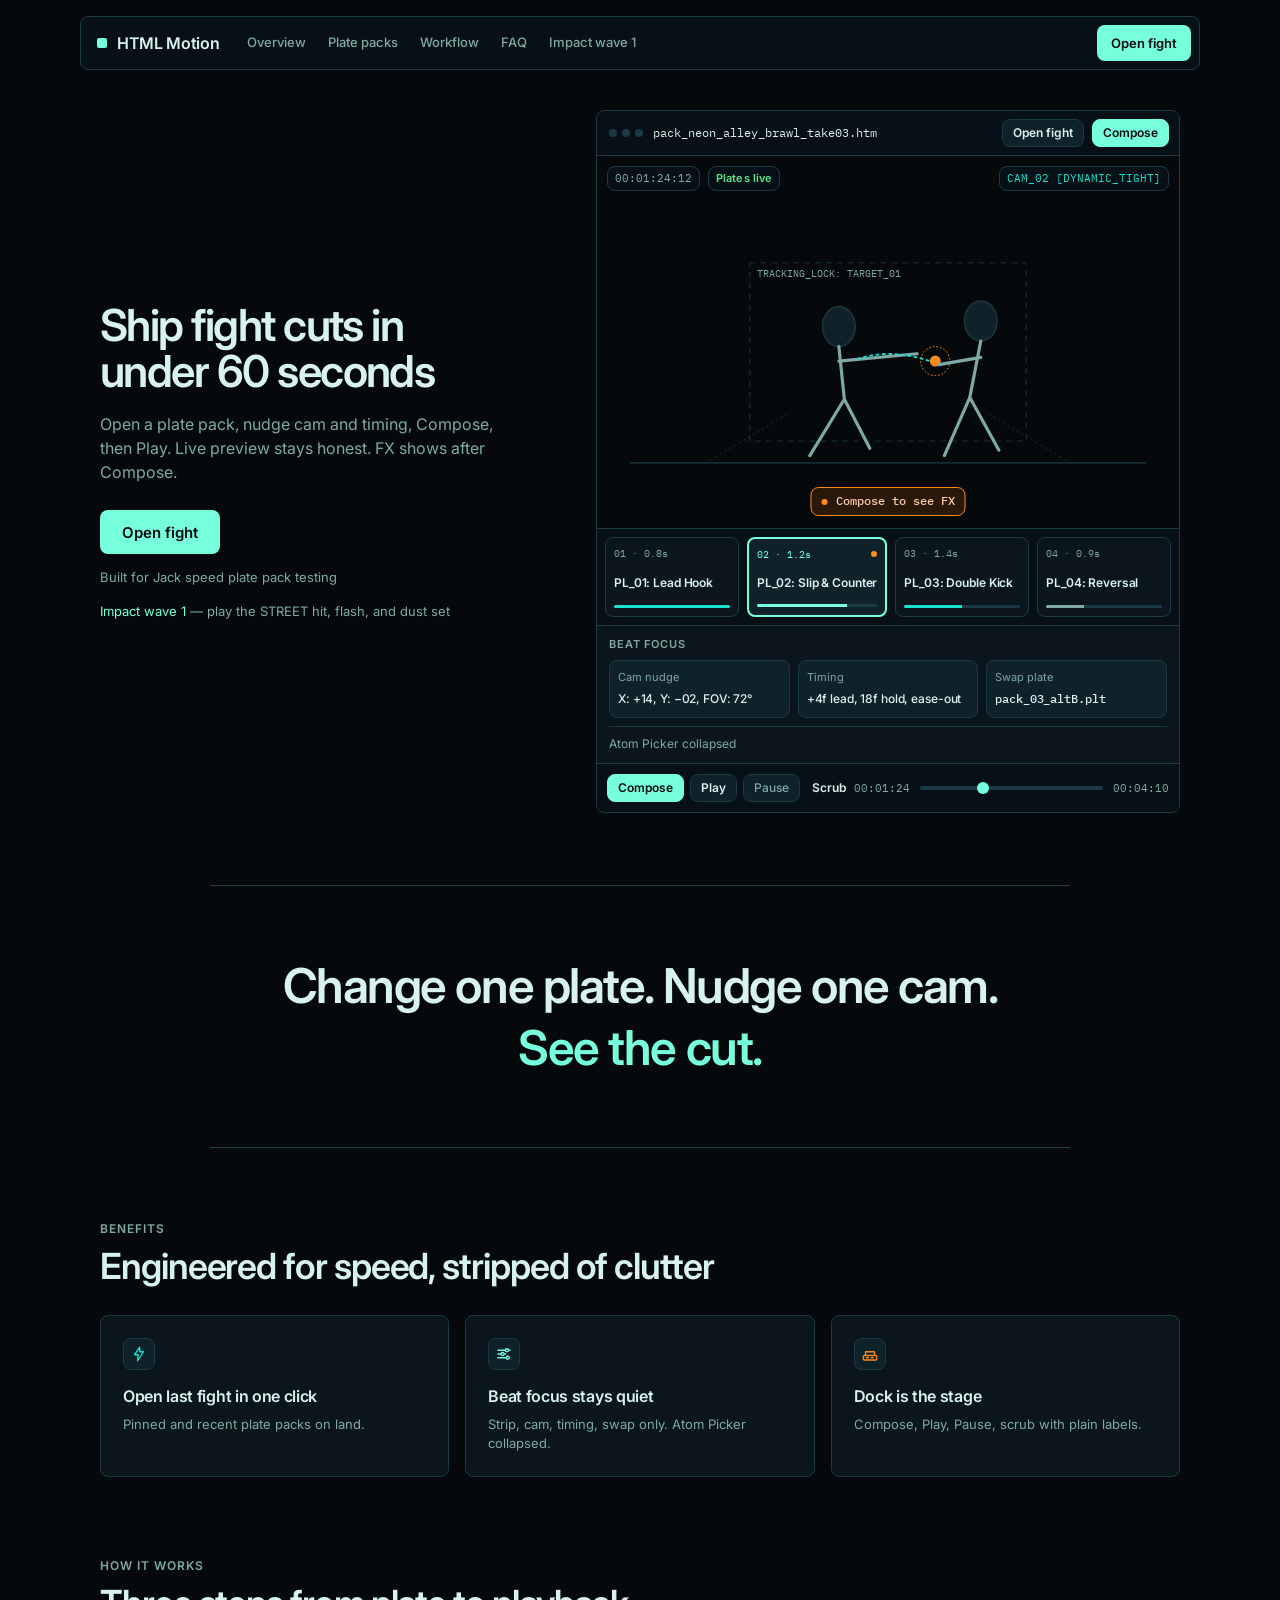
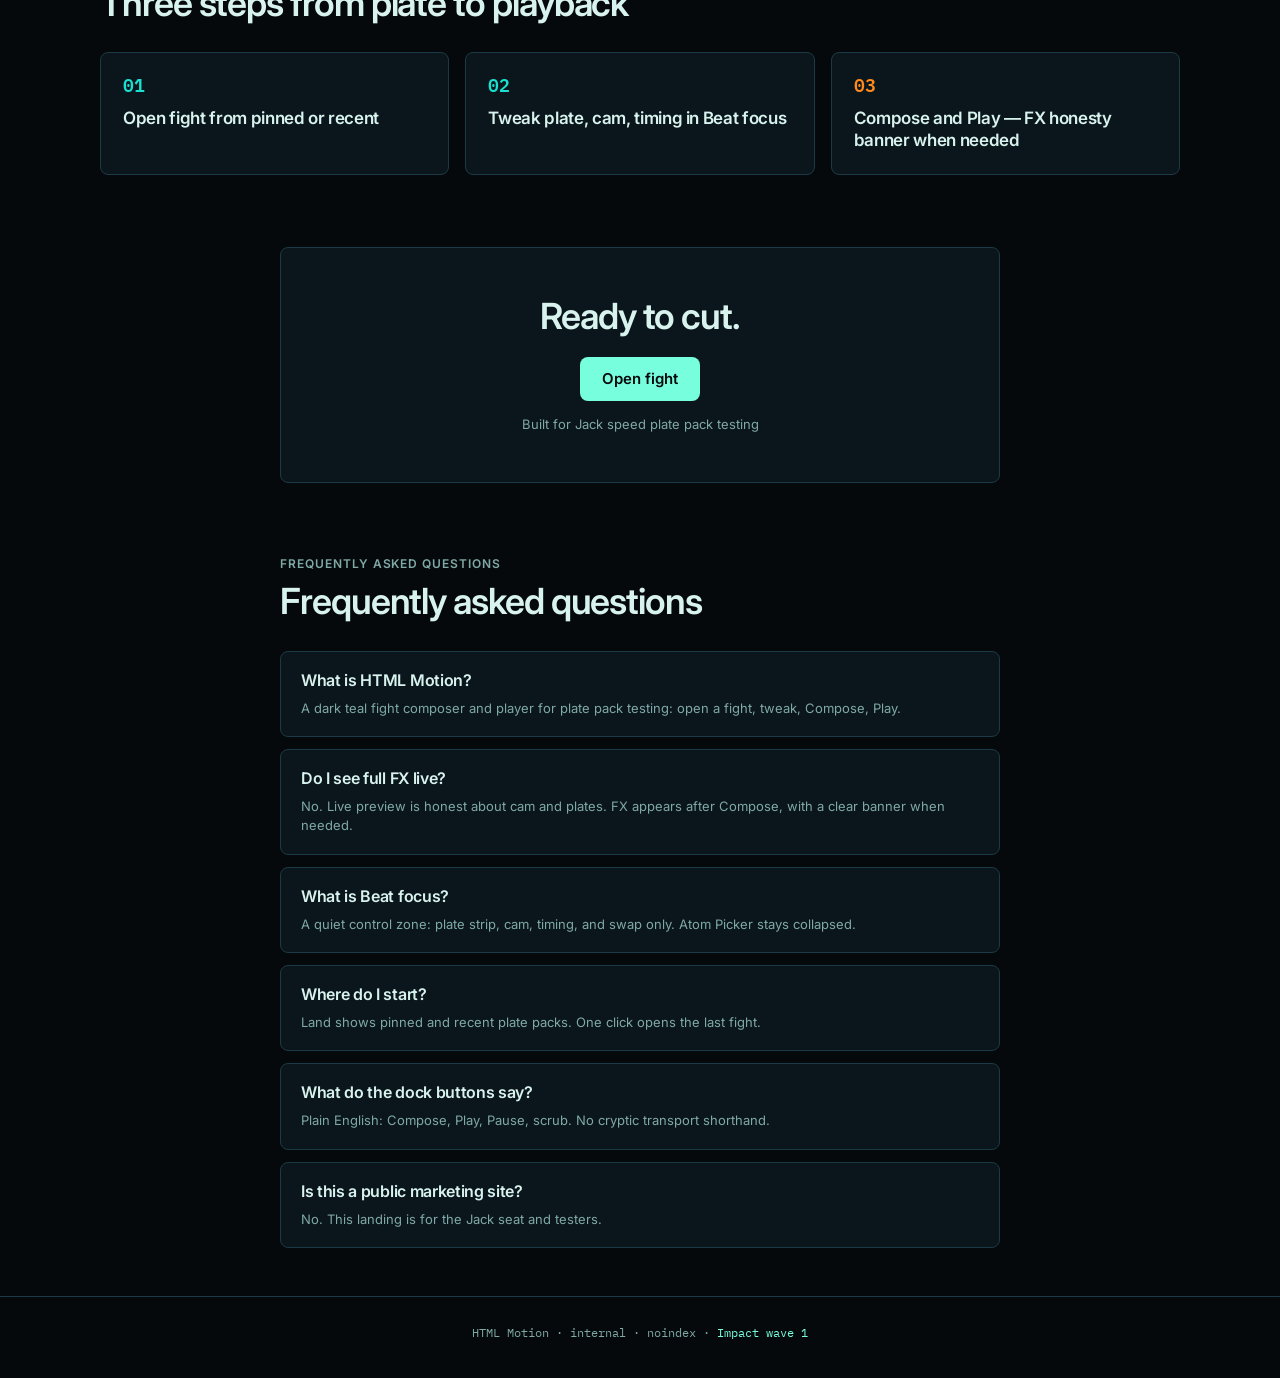
<file: landing/index.html>
<!DOCTYPE html>
<html lang="en">
<head>
<meta charset="utf-8">
<meta name="viewport" content="width=device-width, initial-scale=1">
<title>HTML Motion — fight composer</title>
<meta name="description" content="Open a plate pack, nudge cam and timing, Compose, then Play. Live preview stays honest.">
<meta name="robots" content="noindex, nofollow">
<meta name="theme-color" content="#05090c">
<link rel="icon" href="data:image/svg+xml,%3Csvg xmlns='http://www.w3.org/2000/svg' viewBox='0 0 16 16'%3E%3Crect width='16' height='16' fill='%2305090c'/%3E%3Crect x='4' y='4' width='8' height='8' rx='1' fill='%2377ffdd'/%3E%3C/svg%3E">
<link rel="preconnect" href="https://fonts.googleapis.com">
<link rel="preconnect" href="https://fonts.gstatic.com" crossorigin>
<link href="https://fonts.googleapis.com/css2?family=IBM+Plex+Mono:wght@400;500&family=IBM+Plex+Sans:wght@400;500;600&family=Inter:wght@400;500;600;700&display=swap" rel="stylesheet">
<link rel="stylesheet" href="style.css">
</head>
<body id="top">
<header class="top">
  <nav class="nav" aria-label="Primary">
    <div class="brand">
      <span class="mark" aria-hidden="true"></span>
      <span>HTML Motion</span>
    </div>
    <div class="nav-links">
      <a href="#overview">Overview</a>
      <a href="#plate-packs">Plate packs</a>
      <a href="#workflow">Workflow</a>
      <a href="#faq">FAQ</a>
      <a href="impact-wave1.html">Impact wave 1</a>
    </div>
    <a class="cta" href="https://html-motion-composer.leejpjack.workers.dev/ui/">Open fight</a>
  </nav>
</header>

<main>
  <section class="hero">
    <div class="hero-copy">
      <h1>Ship fight cuts in <span class="line">under 60 seconds</span></h1>
      <p class="lede">Open a plate pack, nudge cam and timing, Compose, then Play. Live preview stays honest. FX shows after Compose.</p>
      <a class="cta cta-lg" href="https://html-motion-composer.leejpjack.workers.dev/ui/">Open fight</a>
      <p class="proof">Built for Jack speed plate pack testing</p>
      <p class="proof"><a class="wave-link" href="impact-wave1.html">Impact wave 1</a> — play the STREET hit, flash, and dust set</p>
    </div>

    <figure class="mock" id="plate-packs" aria-label="Composer preview. Live plates and cam. FX appears after Compose.">
      <div class="m-bar">
        <div class="m-file">
          <span class="dots" aria-hidden="true"><i></i><i></i><i></i></span>
          <span class="mono">pack_neon_alley_brawl_take03.htm</span>
        </div>
        <div class="m-actions">
          <a class="btn" href="https://html-motion-composer.leejpjack.workers.dev/ui/">Open fight</a>
          <span class="btn btn-acc">Compose</span>
        </div>
      </div>

      <div class="stage">
        <div class="stage-top">
          <span class="chip mono">00:01:24:12</span>
          <span class="chip chip-live">Plates live</span>
          <span class="chip chip-cam mono">CAM_02 [DYNAMIC_TIGHT]</span>
        </div>
        <div class="stage-scene">
        <svg viewBox="0 0 640 320" role="img" aria-label="Two fighters, tracking lock on the strike, no FX yet">
          <line x1="36" y1="268" x2="604" y2="268" stroke="#1c3a45" stroke-width="1.5"/>
          <line x1="120" y1="268" x2="210" y2="214" stroke="#1c3a45" stroke-dasharray="2 4"/>
          <line x1="520" y1="268" x2="430" y2="214" stroke="#1c3a45" stroke-dasharray="2 4"/>
          <rect x="168" y="48" width="304" height="196" fill="none" stroke="#1c3a45" stroke-dasharray="6 6"/>
          <text x="176" y="64" fill="#7fa9a6" font-family="IBM Plex Mono, ui-monospace, monospace" font-size="11">TRACKING_LOCK: TARGET_01</text>
          <path d="M248 118c0-12 8-22 18-22s18 10 18 22-8 22-18 22-18-10-18-22z" fill="#0f2129" stroke="#1c3a45" stroke-width="1.5"/>
          <path d="M266 140l6 58-38 62m38-62 28 54M266 156l86-8" fill="none" stroke="#7fa9a6" stroke-linecap="round" stroke-linejoin="round" stroke-width="3.5"/>
          <path d="M286 154c28-10 58-6 86 4" fill="none" stroke="#19e0d0" stroke-dasharray="4 3" stroke-width="2"/>
          <circle cx="372" cy="156" r="16" fill="none" stroke="#ff8a1e" stroke-dasharray="2 2" class="ring"/>
          <circle cx="372" cy="156" r="6" fill="#ff8a1e"/>
          <path d="M404 112c0-12 8-22 18-22s18 10 18 22-8 22-18 22-18-10-18-22z" fill="#0f2129" stroke="#1c3a45" stroke-width="1.5"/>
          <path d="M422 134l-12 62-28 64m28-64 32 58M422 152l-46 8" fill="none" stroke="#7fa9a6" stroke-linecap="round" stroke-linejoin="round" stroke-width="3.5"/>
        </svg>
        <p class="banner"><span class="dot" aria-hidden="true"></span>Compose to see FX</p>
        </div>
      </div>

      <div class="strip" role="list" aria-label="Plate strip">
        <div class="plate" role="listitem">
          <span class="mono dim">01 · 0.8s</span>
          <span class="plate-name">PL_01: Lead Hook</span>
          <span class="bar"><i style="width:100%"></i></span>
        </div>
        <div class="plate is-on" role="listitem" aria-current="true">
          <span class="mono acc">02 · 1.2s<span class="pip" aria-hidden="true"></span></span>
          <span class="plate-name">PL_02: Slip &amp; Counter</span>
          <span class="bar"><i class="on" style="width:75%"></i></span>
        </div>
        <div class="plate" role="listitem">
          <span class="mono dim">03 · 1.4s</span>
          <span class="plate-name">PL_03: Double Kick</span>
          <span class="bar"><i style="width:50%"></i></span>
        </div>
        <div class="plate" role="listitem">
          <span class="mono dim">04 · 0.9s</span>
          <span class="plate-name">PL_04: Reversal</span>
          <span class="bar"><i class="idle" style="width:33%"></i></span>
        </div>
      </div>

      <div class="beat">
        <p class="beat-label">Beat focus</p>
        <div class="beat-grid">
          <div class="readout">
            <span class="dim">Cam nudge</span>
            <strong>X: +14, Y: −02, FOV: 72°</strong>
          </div>
          <div class="readout">
            <span class="dim">Timing</span>
            <strong>+4f lead, 18f hold, ease-out</strong>
          </div>
          <div class="readout">
            <span class="dim">Swap plate</span>
            <strong class="mono">pack_03_altB.plt</strong>
          </div>
        </div>
        <p class="collapsed">Atom Picker collapsed</p>
      </div>

      <div class="dock" role="group" aria-label="Dock">
        <div class="dock-btns">
          <span class="btn btn-acc">Compose</span>
          <span class="btn">Play</span>
          <span class="btn is-dim">Pause</span>
        </div>
        <label class="scrub">
          <span class="scrub-name">Scrub</span>
          <span class="mono dim">00:01:24</span>
          <input type="range" min="0" max="250" value="84" aria-valuemin="0" aria-valuemax="250" aria-valuenow="84" aria-valuetext="1 minute 24 seconds">
          <span class="mono dim">00:04:10</span>
        </label>
      </div>
    </figure>
  </section>

  <section class="tagline" aria-label="Tagline">
    <p>Change one plate. Nudge one cam.</p>
    <p class="see">See the cut.</p>
  </section>

  <section class="block" id="overview">
    <p class="eyebrow">Benefits</p>
    <h2>Engineered for speed, stripped of clutter</h2>
    <div class="cards">
      <article class="card">
        <span class="icon icon-lib" aria-hidden="true">
          <svg viewBox="0 0 24 24" width="18" height="18" fill="none" stroke="currentColor" stroke-width="1.75"><path d="M13 3 6 13h5l-1 8 8-12h-5l0-6z" stroke-linejoin="round"/></svg>
        </span>
        <h3>Open last fight in one click</h3>
        <p>Pinned and recent plate packs on land.</p>
      </article>
      <article class="card">
        <span class="icon icon-acc" aria-hidden="true">
          <svg viewBox="0 0 24 24" width="18" height="18" fill="none" stroke="currentColor" stroke-width="1.75"><path d="M4 7h16M4 12h10M4 17h13" stroke-linecap="round"/><circle cx="16" cy="7" r="2" fill="#0f2129"/><circle cx="10" cy="12" r="2" fill="#0f2129"/><circle cx="17" cy="17" r="2" fill="#0f2129"/></svg>
        </span>
        <h3>Beat focus stays quiet</h3>
        <p>Strip, cam, timing, swap only. Atom Picker collapsed.</p>
      </article>
      <article class="card">
        <span class="icon icon-hero" aria-hidden="true">
          <svg viewBox="0 0 24 24" width="18" height="18" fill="none" stroke="currentColor" stroke-width="1.75"><rect x="3" y="14" width="18" height="6" rx="1.5"/><path d="M7 17h3M14 17h2" stroke-linecap="round"/><path d="M6 14V9h12v5" stroke-linejoin="round"/></svg>
        </span>
        <h3>Dock is the stage</h3>
        <p>Compose, Play, Pause, scrub with plain labels.</p>
      </article>
    </div>
  </section>

  <section class="block" id="workflow">
    <p class="eyebrow">How it works</p>
    <h2>Three steps from plate to playback</h2>
    <ol class="steps">
      <li>
        <span class="num">01</span>
        <h3>Open fight from pinned or recent</h3>
      </li>
      <li>
        <span class="num">02</span>
        <h3>Tweak plate, cam, timing in Beat focus</h3>
      </li>
      <li>
        <span class="num num-hero">03</span>
        <h3>Compose and Play — FX honesty banner when needed</h3>
      </li>
    </ol>
  </section>

  <section class="final" aria-label="Open fight">
    <div class="final-panel">
      <h2>Ready to cut.</h2>
      <a class="cta cta-lg" href="https://html-motion-composer.leejpjack.workers.dev/ui/">Open fight</a>
      <p class="proof">Built for Jack speed plate pack testing</p>
    </div>
  </section>

  <section class="block faq" id="faq">
    <p class="eyebrow">Frequently asked questions</p>
    <h2>Frequently asked questions</h2>
    <div class="faq-list">
      <article>
        <h3>What is HTML Motion?</h3>
        <p>A dark teal fight composer and player for plate pack testing: open a fight, tweak, Compose, Play.</p>
      </article>
      <article>
        <h3>Do I see full FX live?</h3>
        <p>No. Live preview is honest about cam and plates. FX appears after Compose, with a clear banner when needed.</p>
      </article>
      <article>
        <h3>What is Beat focus?</h3>
        <p>A quiet control zone: plate strip, cam, timing, and swap only. Atom Picker stays collapsed.</p>
      </article>
      <article>
        <h3>Where do I start?</h3>
        <p>Land shows pinned and recent plate packs. One click opens the last fight.</p>
      </article>
      <article>
        <h3>What do the dock buttons say?</h3>
        <p>Plain English: Compose, Play, Pause, scrub. No cryptic transport shorthand.</p>
      </article>
      <article>
        <h3>Is this a public marketing site?</h3>
        <p>No. This landing is for the Jack seat and testers.</p>
      </article>
    </div>
  </section>
</main>

<footer class="foot">HTML Motion · internal · noindex · <a href="impact-wave1.html">Impact wave 1</a></footer>
</body>
</html>
</file>
<file: landing/style.css>
/* HTML Motion landing. Locked tokens from the fight-composer guide.
   bg panel panel2 line ink dim acc hero lib ok bad header fx-warn. */

:root {
  --bg: #05090c;
  --panel: #0b161c;
  --panel2: #0f2129;
  --line: #1c3a45;
  --ink: #d8f3ee;
  --dim: #7fa9a6;
  --acc: #77ffdd;
  --hero: #ff8a1e;
  --lib: #19e0d0;
  --ok: #5be38a;
  --bad: #ff3fa4;
  --header: #071016;
  --fx-bg: #2a1808;
  --fx-ink: #ffccaa;
  --r: 8px;
  --sans: Inter, "IBM Plex Sans", system-ui, -apple-system, "Segoe UI", sans-serif;
  --mono: "IBM Plex Mono", ui-monospace, "SFMono-Regular", Menlo, Consolas, monospace;
  --wrap: 1120px;
  color-scheme: dark;
}

* { box-sizing: border-box; }
html { scroll-behavior: smooth; }
body {
  margin: 0;
  background: var(--bg);
  color: var(--ink);
  font: 400 13px/1.5 var(--sans);
  -webkit-font-smoothing: antialiased;
}
img, svg { display: block; max-width: 100%; }
a { color: inherit; }
:focus-visible {
  outline: 2px solid var(--acc);
  outline-offset: 2px;
}
[id] { scroll-margin-top: 96px; }
.mono { font-family: var(--mono); }
.dim { color: var(--dim); }
.acc { color: var(--acc); }

.top {
  position: sticky;
  top: 0;
  z-index: 20;
  padding: 16px 20px 12px;
  background: var(--bg);
}
.nav {
  max-width: var(--wrap);
  margin: 0 auto;
  min-height: 52px;
  display: flex;
  align-items: center;
  gap: 28px;
  padding: 8px 8px 8px 16px;
  background: var(--header);
  border: 1px solid var(--line);
  border-radius: var(--r);
}
.brand {
  display: flex;
  align-items: center;
  gap: 10px;
  font-weight: 600;
  font-size: 16px;
  letter-spacing: -0.02em;
}
.mark {
  width: 10px;
  height: 10px;
  border-radius: 2px;
  background: var(--acc);
}
.nav-links {
  display: flex;
  gap: 22px;
  margin-right: auto;
}
.nav-links a {
  color: var(--dim);
  text-decoration: none;
  font-size: 13px;
  font-weight: 500;
  white-space: nowrap;
}
.nav-links a:hover { color: var(--ink); }

.cta {
  display: inline-flex;
  align-items: center;
  justify-content: center;
  min-height: 36px;
  padding: 0 14px;
  border-radius: var(--r);
  background: var(--acc);
  color: var(--bg);
  font: 600 13px/1 var(--sans);
  text-decoration: none;
  letter-spacing: 0;
}
.cta:hover { filter: brightness(0.92); }
.cta:active { filter: brightness(0.86); }
.cta-lg { min-height: 44px; padding: 0 22px; font-size: 15px; }

.hero {
  max-width: var(--wrap);
  margin: 0 auto;
  padding: 28px 20px 72px;
  display: grid;
  grid-template-columns: minmax(340px, 460px) minmax(0, 1fr);
  gap: 36px;
  align-items: center;
}
.hero-copy h1 {
  margin: 0;
  font-size: 44px;
  line-height: 1.05;
  letter-spacing: -0.035em;
  font-weight: 600;
}
.hero-copy .line { display: block; white-space: nowrap; }
.lede {
  margin: 18px 0 0;
  max-width: 42ch;
  color: var(--dim);
  font-size: 16px;
  line-height: 1.5;
}
.hero-copy .cta { margin-top: 26px; }
.proof {
  margin: 14px 0 0;
  color: var(--dim);
  font-size: 13px;
}

.mock {
  margin: 0;
  background: var(--panel);
  border: 1px solid var(--line);
  border-radius: var(--r);
  overflow: hidden;
}
.m-bar {
  display: flex;
  align-items: center;
  justify-content: space-between;
  gap: 12px;
  min-height: 44px;
  padding: 8px 10px 8px 12px;
  background: var(--header);
  border-bottom: 1px solid var(--line);
}
.m-file {
  display: flex;
  align-items: center;
  gap: 10px;
  min-width: 0;
  color: var(--ink);
  font-size: 12px;
}
.m-file .mono {
  overflow: hidden;
  text-overflow: ellipsis;
  white-space: nowrap;
}
.dots { display: flex; gap: 5px; }
.dots i {
  width: 8px;
  height: 8px;
  border-radius: 50%;
  background: var(--line);
  display: block;
}
.m-actions { display: flex; gap: 8px; flex: none; }
.btn {
  display: inline-flex;
  align-items: center;
  min-height: 28px;
  padding: 0 10px;
  border-radius: var(--r);
  border: 1px solid var(--line);
  background: var(--panel2);
  color: var(--ink);
  font: 600 12px/1 var(--sans);
  text-decoration: none;
}
.btn-acc {
  background: var(--acc);
  border-color: var(--acc);
  color: var(--bg);
}
.btn.is-dim { color: var(--dim); font-weight: 500; }

.stage {
  background: var(--bg);
  border-bottom: 1px solid var(--line);
}
.stage-scene {
  position: relative;
  aspect-ratio: 16 / 9;
}
.stage svg {
  position: absolute;
  inset: 0;
  width: 100%;
  height: 100%;
}
.stage-top {
  position: relative;
  z-index: 1;
  display: flex;
  align-items: center;
  flex-wrap: wrap;
  gap: 8px;
  padding: 10px;
}
.chip {
  padding: 3px 7px;
  border: 1px solid var(--line);
  border-radius: var(--r);
  background: var(--header);
  color: var(--dim);
  font-size: 11px;
  white-space: nowrap;
}
.chip-live {
  color: var(--ok);
  font-family: var(--sans);
  font-weight: 600;
  letter-spacing: 0.01em;
}
.chip-cam {
  margin-left: auto;
  color: var(--lib);
}
.banner {
  position: absolute;
  z-index: 1;
  left: 50%;
  bottom: 12px;
  transform: translateX(-50%);
  margin: 0;
  display: inline-flex;
  align-items: center;
  gap: 8px;
  padding: 6px 10px;
  border-radius: var(--r);
  border: 1px solid var(--hero);
  background: var(--fx-bg);
  color: var(--fx-ink);
  font: 500 12px/1.2 var(--mono);
  white-space: nowrap;
}
.dot {
  width: 6px;
  height: 6px;
  border-radius: 50%;
  background: var(--hero);
}
.ring { transform-origin: 372px 156px; transform-box: fill-box; }

.strip {
  display: flex;
  gap: 8px;
  min-height: 96px;
  padding: 8px;
  background: var(--header);
  border-bottom: 1px solid var(--line);
  overflow-x: auto;
  scrollbar-width: thin;
  scrollbar-color: var(--line) transparent;
}
.plate {
  flex: 1 0 132px;
  min-height: 80px;
  display: flex;
  flex-direction: column;
  justify-content: space-between;
  gap: 6px;
  padding: 8px;
  border-radius: var(--r);
  border: 1px solid var(--line);
  background: var(--panel);
  font-size: 11px;
}
.plate.is-on {
  border: 2px solid var(--acc);
  background: var(--panel2);
}
.plate .mono { font-size: 10px; display: flex; justify-content: space-between; align-items: center; }
.plate-name {
  font-size: 12px;
  font-weight: 600;
  letter-spacing: -0.01em;
  white-space: nowrap;
  overflow: hidden;
  text-overflow: ellipsis;
}
.pip {
  width: 6px;
  height: 6px;
  border-radius: 50%;
  background: var(--hero);
}
.bar {
  display: block;
  height: 3px;
  border-radius: 2px;
  background: var(--line);
  overflow: hidden;
}
.bar i {
  display: block;
  height: 100%;
  background: var(--lib);
}
.bar i.on { background: var(--acc); }
.bar i.idle { background: var(--dim); }

.beat {
  padding: 10px 12px 8px;
  background: var(--panel);
  border-bottom: 1px solid var(--line);
}
.beat-label {
  margin: 0 0 8px;
  color: var(--dim);
  font-size: 11px;
  font-weight: 600;
  letter-spacing: 0.08em;
  text-transform: uppercase;
}
.beat-grid {
  display: grid;
  grid-template-columns: repeat(3, minmax(0, 1fr));
  gap: 8px;
}
.readout {
  min-height: 58px;
  padding: 8px;
  border-radius: var(--r);
  border: 1px solid var(--line);
  background: var(--panel2);
  display: flex;
  flex-direction: column;
  gap: 4px;
}
.readout span { font-size: 11px; }
.readout strong {
  font-weight: 500;
  font-size: 12px;
  letter-spacing: -0.01em;
}
.collapsed {
  margin: 8px 0 2px;
  padding-top: 8px;
  border-top: 1px solid var(--line);
  color: var(--dim);
  font-size: 12px;
}

.dock {
  display: flex;
  align-items: center;
  gap: 12px;
  min-height: 48px;
  padding: 8px 10px;
  background: var(--header);
}
.dock-btns { display: flex; gap: 6px; flex: none; }
.scrub {
  flex: 1;
  display: flex;
  align-items: center;
  gap: 8px;
  min-width: 0;
  color: var(--dim);
  font-size: 11px;
}
.scrub-name {
  color: var(--ink);
  font-weight: 600;
  font-size: 12px;
}
.scrub input[type="range"] {
  flex: 1;
  min-width: 48px;
  appearance: none;
  -webkit-appearance: none;
  height: 4px;
  border-radius: 2px;
  background: var(--line);
  accent-color: var(--acc);
}
.scrub input[type="range"]::-webkit-slider-thumb {
  -webkit-appearance: none;
  width: 12px;
  height: 12px;
  border-radius: 50%;
  background: var(--acc);
  border: 0;
  cursor: pointer;
}

.tagline {
  max-width: 860px;
  margin: 0 auto;
  padding: 72px 20px;
  text-align: center;
  border-top: 1px solid var(--line);
  border-bottom: 1px solid var(--line);
}
.tagline p {
  margin: 0;
  font-size: clamp(32px, 4vw, 48px);
  line-height: 1.15;
  letter-spacing: -0.03em;
  font-weight: 600;
}
.tagline .see { color: var(--acc); margin-top: 6px; }

.block {
  max-width: var(--wrap);
  margin: 0 auto;
  padding: 72px 20px 8px;
}
.eyebrow {
  margin: 0 0 8px;
  color: var(--dim);
  font-size: 12px;
  font-weight: 600;
  letter-spacing: 0.08em;
  text-transform: uppercase;
}
.block h2, .final h2 {
  margin: 0 0 28px;
  font-size: clamp(28px, 3vw, 36px);
  letter-spacing: -0.03em;
  font-weight: 600;
  line-height: 1.15;
}
.cards, .steps {
  display: grid;
  grid-template-columns: repeat(3, minmax(0, 1fr));
  gap: 16px;
  margin: 0;
  padding: 0;
  list-style: none;
}
.card, .steps li, .faq-list article, .final-panel {
  background: var(--panel);
  border: 1px solid var(--line);
  border-radius: var(--r);
}
.card, .steps li { padding: 22px; }
.icon {
  width: 32px;
  height: 32px;
  display: grid;
  place-items: center;
  border-radius: var(--r);
  border: 1px solid var(--line);
  background: var(--panel2);
  margin-bottom: 16px;
}
.icon-lib { color: var(--lib); }
.icon-acc { color: var(--acc); }
.icon-hero { color: var(--hero); }
.card h3, .steps h3, .faq-list h3 {
  margin: 0 0 8px;
  font-size: 16px;
  font-weight: 600;
  letter-spacing: -0.02em;
  line-height: 1.3;
}
.card p, .faq-list p { margin: 0; color: var(--dim); font-size: 13px; line-height: 1.5; }
.num {
  display: block;
  margin-bottom: 14px;
  color: var(--lib);
  font: 600 18px/1 var(--mono);
}
.num-hero { color: var(--hero); }
.steps h3 { margin: 0; font-size: 17px; }

.final { max-width: 760px; margin: 64px auto 0; padding: 0 20px; }
.final-panel { padding: 48px 28px; text-align: center; }
.final h2 { margin-bottom: 20px; }
.final .proof { margin-top: 14px; }

.faq { padding-bottom: 48px; max-width: 760px; }
.faq-list { display: grid; gap: 12px; }
.faq-list article { padding: 18px 20px; }

.foot {
  padding: 28px 20px 36px;
  border-top: 1px solid var(--line);
  text-align: center;
  color: var(--dim);
  font: 400 12px/1.4 var(--mono);
}
.foot a, .wave-link {
  color: var(--acc);
  text-decoration: none;
}
.foot a:hover, .wave-link:hover { text-decoration: underline; }

@media (max-width: 960px) {
  .hero, .cards, .steps { grid-template-columns: 1fr; }
  .hero-copy h1 { font-size: clamp(34px, 9vw, 44px); }
  .hero-copy .line { display: inline; white-space: normal; }
  .beat-grid { grid-template-columns: 1fr; }
}
@media (max-width: 720px) {
  .nav { flex-wrap: wrap; gap: 10px 16px; padding: 10px 12px; }
  .nav-links { order: 3; width: 100%; gap: 14px; overflow-x: auto; }
  .nav .cta { margin-left: auto; }
  [id] { scroll-margin-top: 128px; }
  .m-bar { flex-wrap: wrap; }
  .m-file { flex: 1 1 100%; }
  .m-actions { margin-left: auto; }
  .chip-cam { margin-left: 0; }
  .dock { flex-wrap: wrap; }
  .scrub { flex: 1 1 100%; }
  .tagline { padding: 48px 20px; }
  .block { padding-top: 48px; }
}
@media (prefers-reduced-motion: reduce) {
  html { scroll-behavior: auto; }
  .ring { animation: none; }
}
@media (prefers-reduced-motion: no-preference) {
  .ring { animation: pulse 2.4s ease-out infinite; }
  .dot { animation: blink 1.8s ease-in-out infinite; }
}
@keyframes pulse {
  0% { opacity: 0.9; }
  70% { opacity: 0.25; }
  100% { opacity: 0.9; }
}
@keyframes blink {
  0%, 100% { opacity: 1; }
  50% { opacity: 0.35; }
}
</file>
